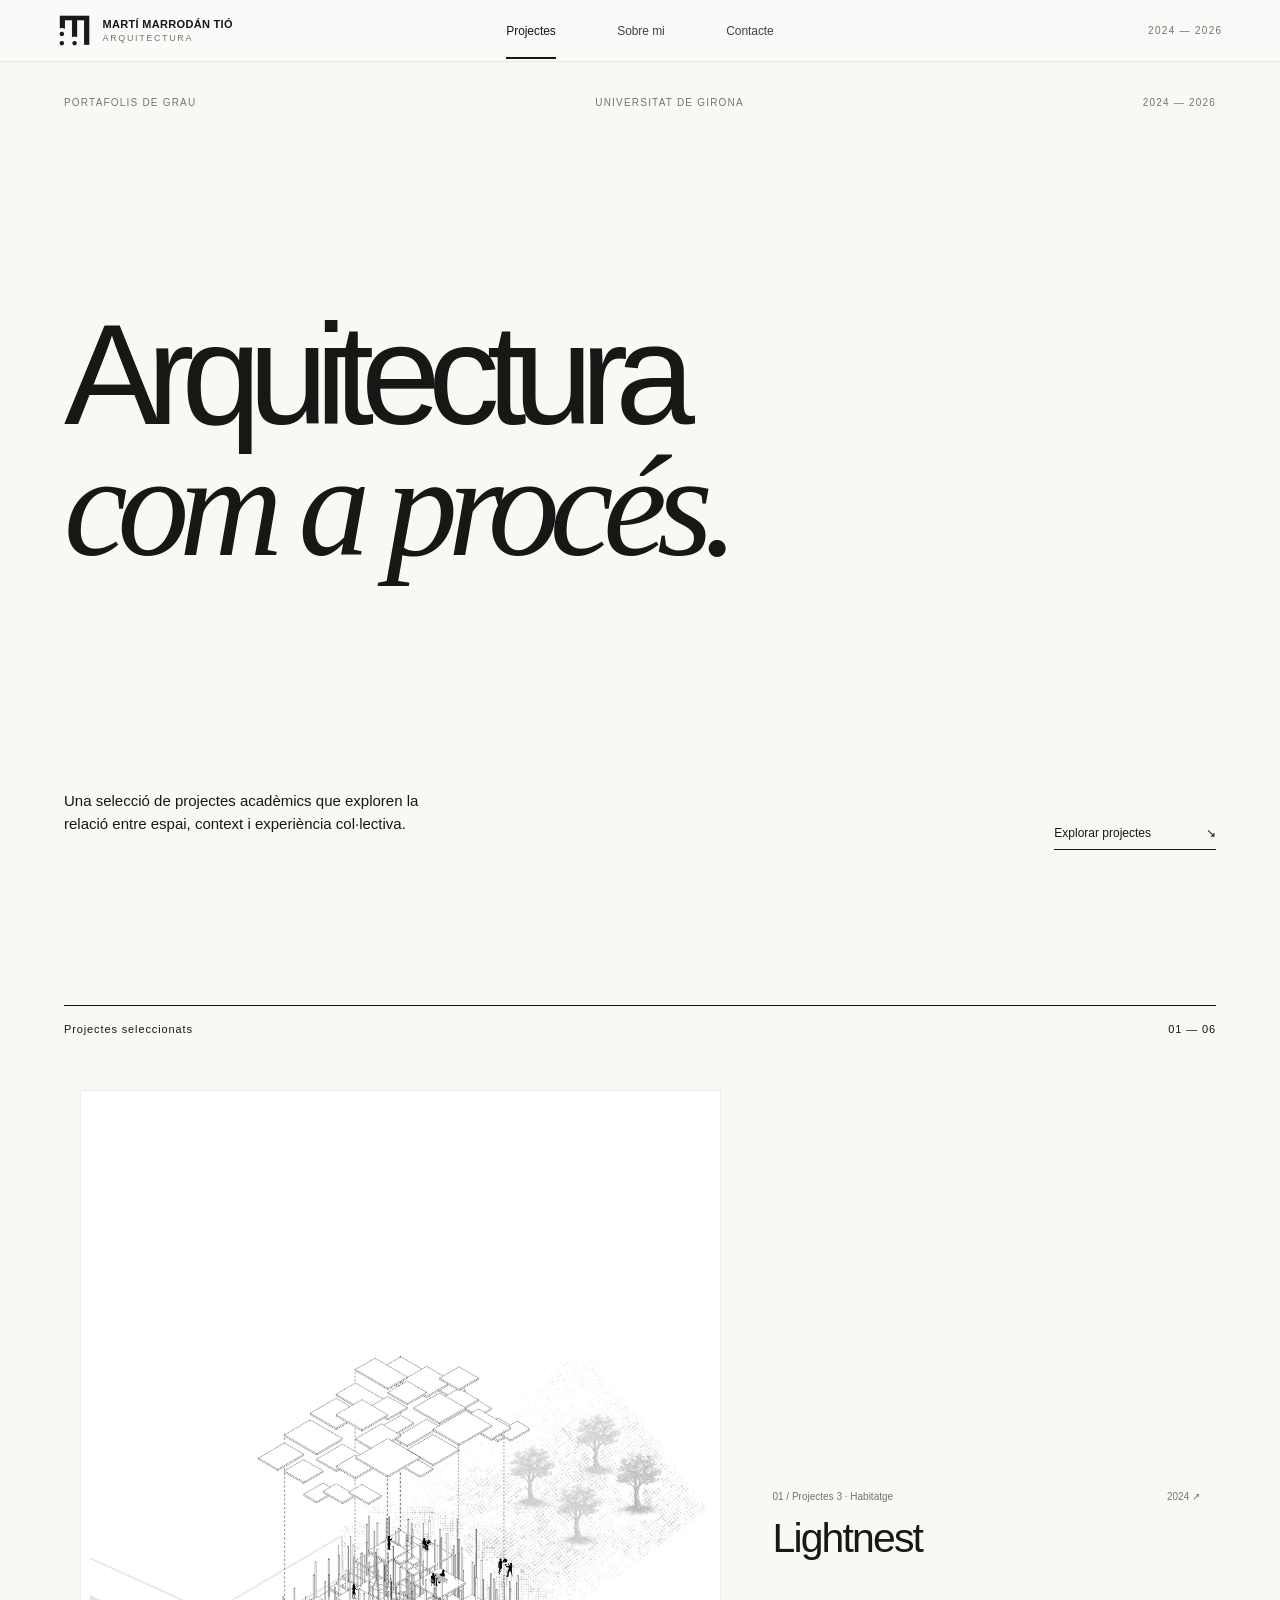
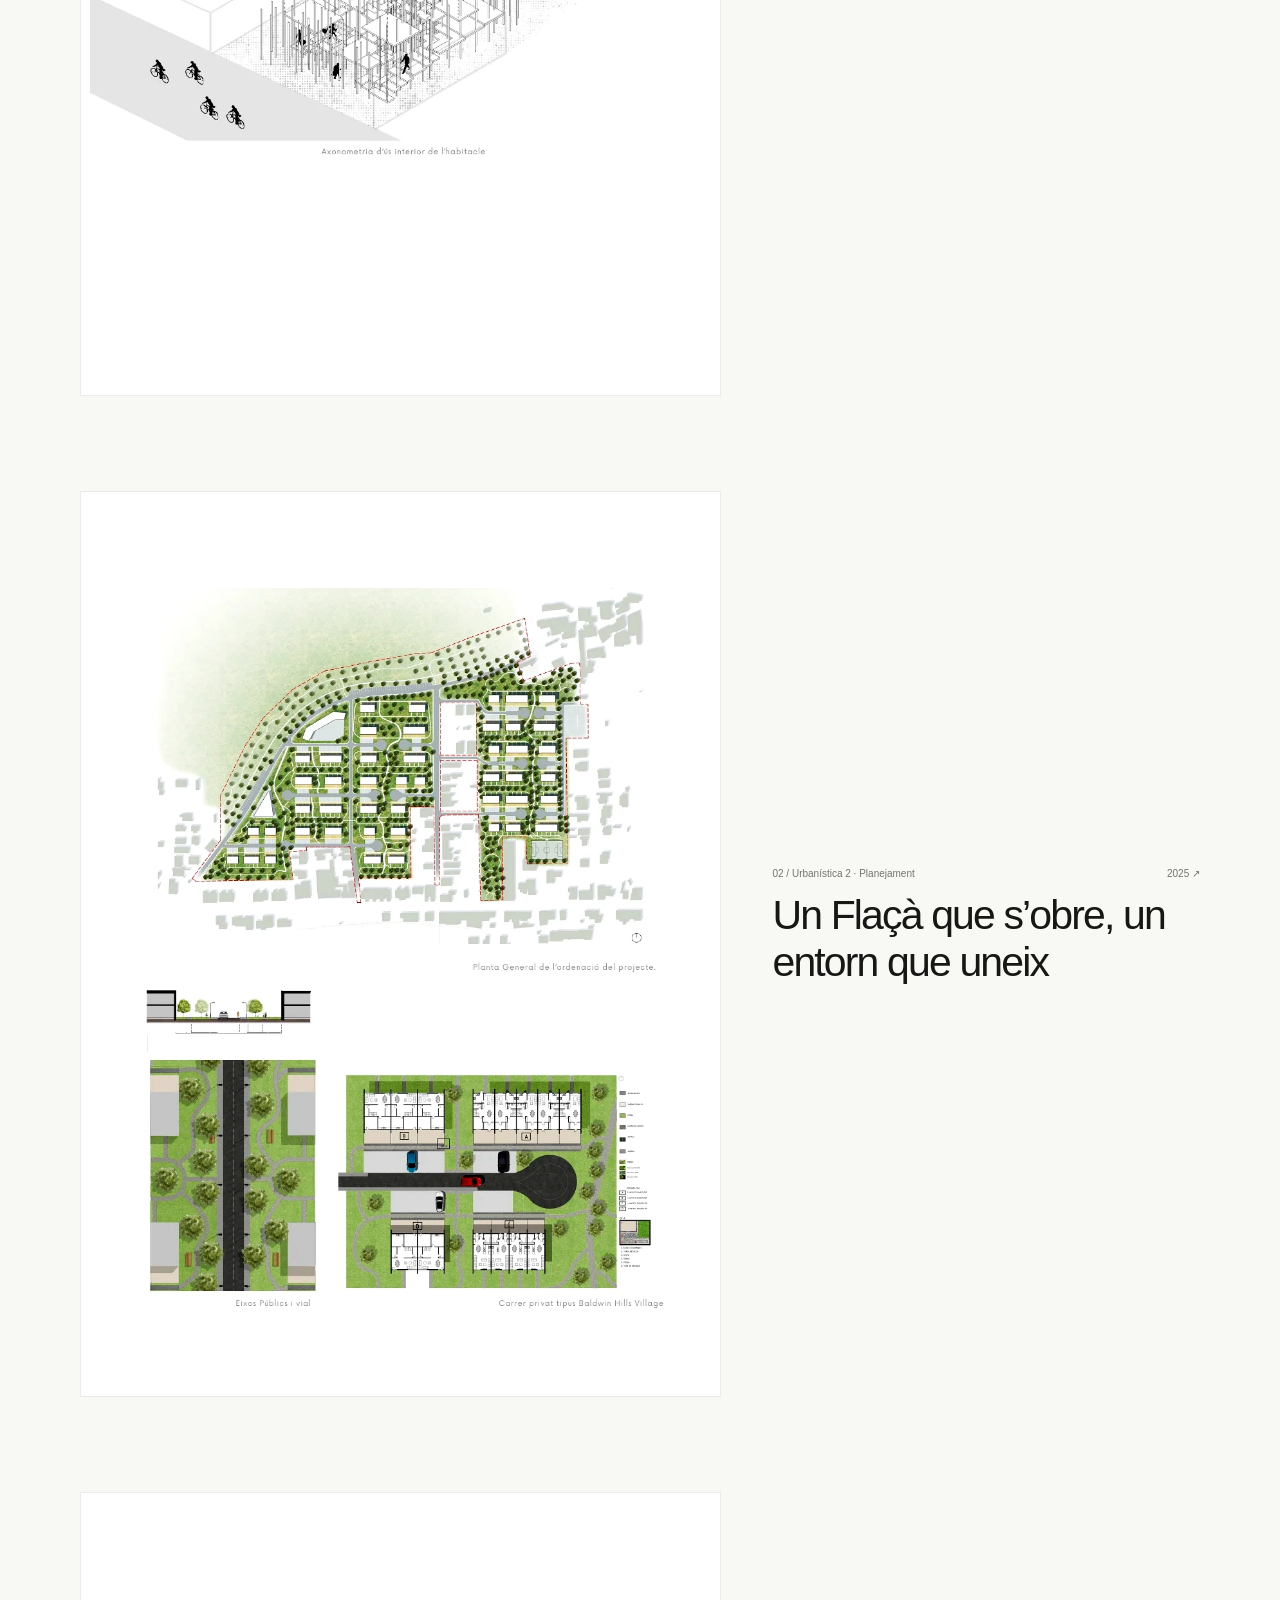
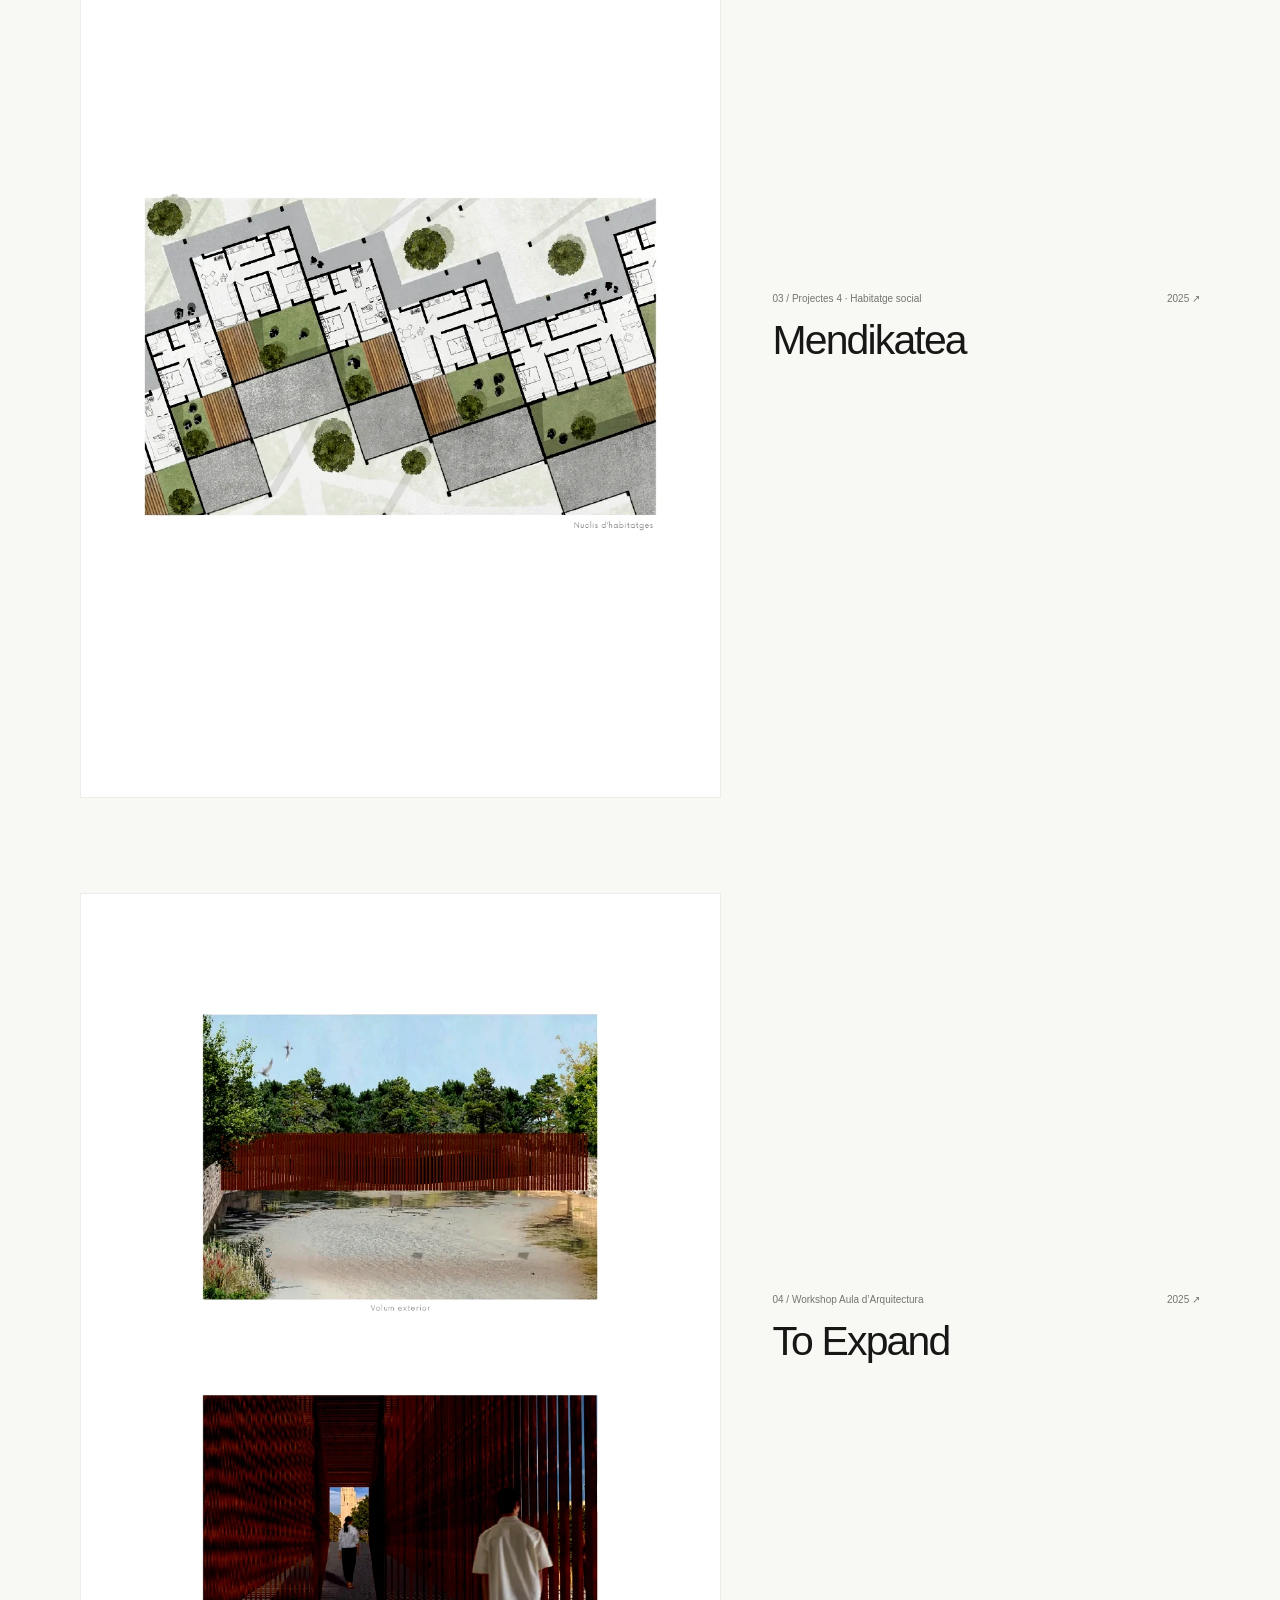
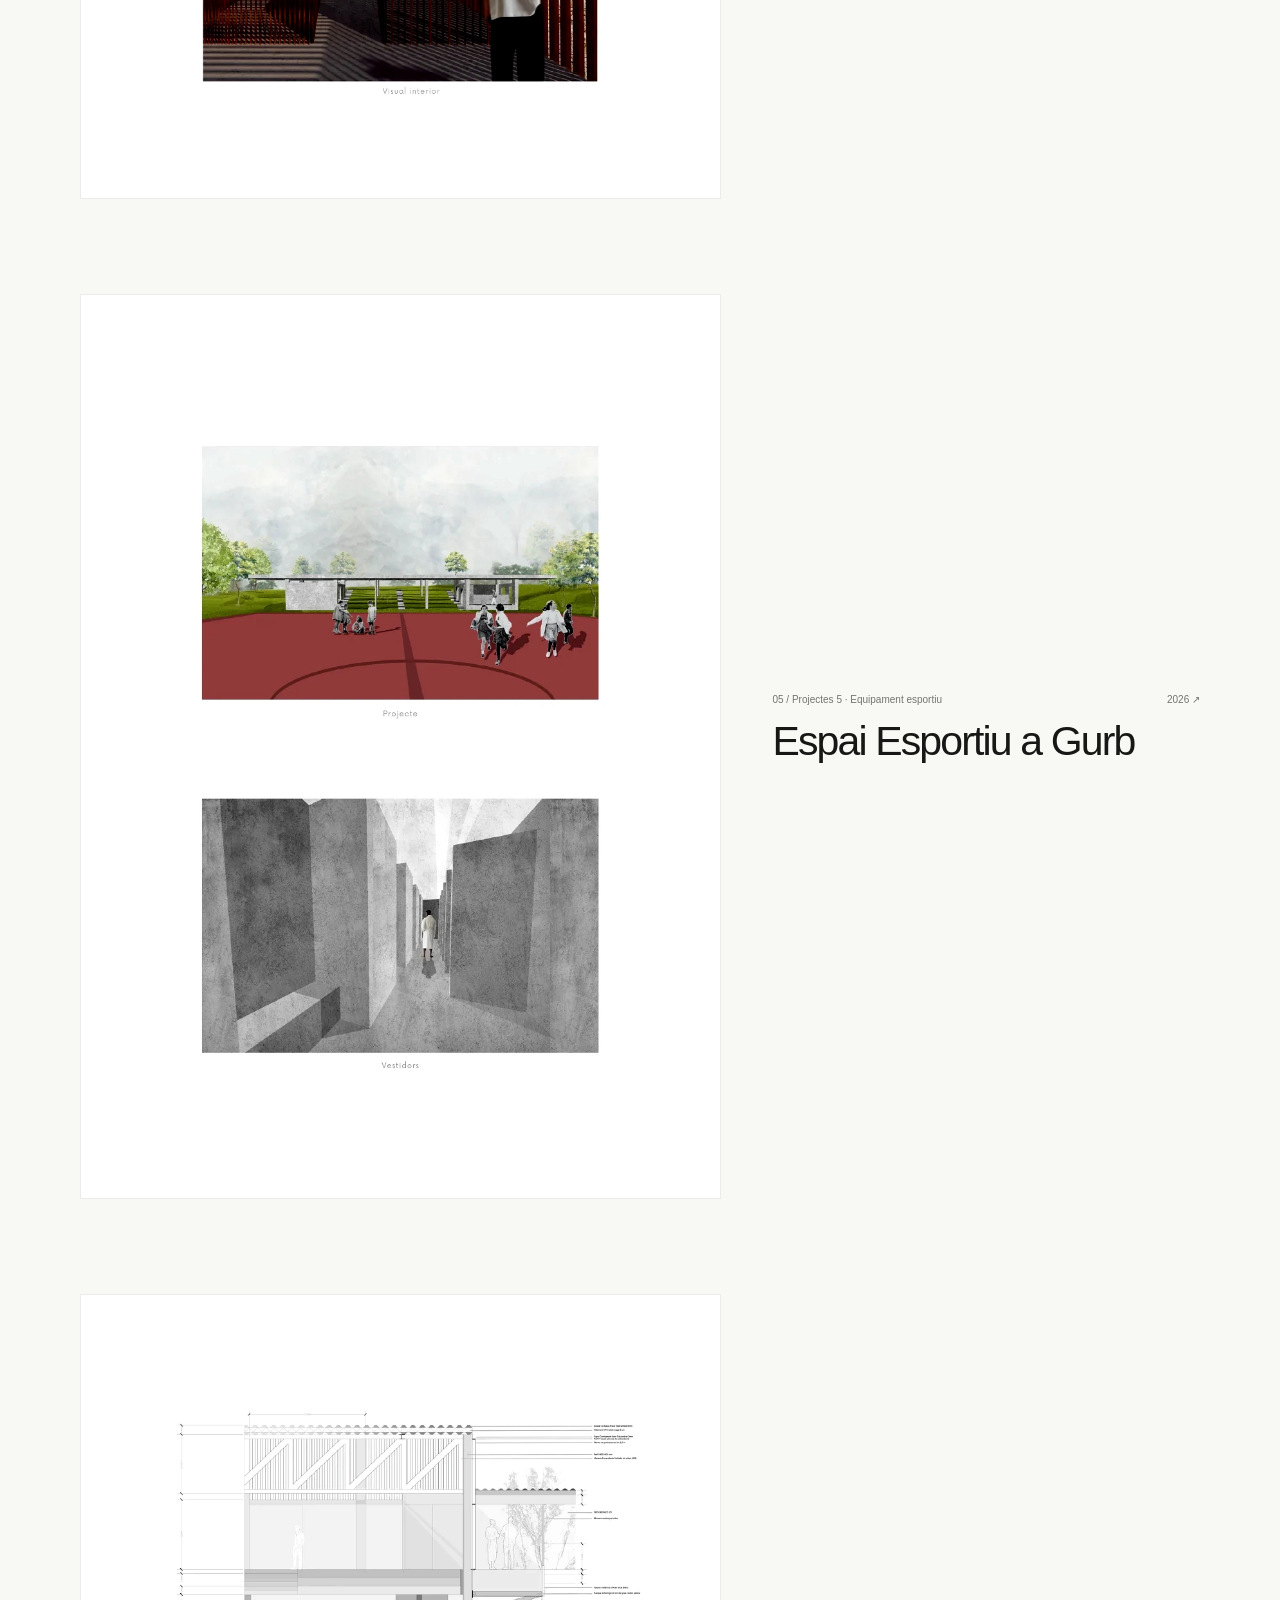
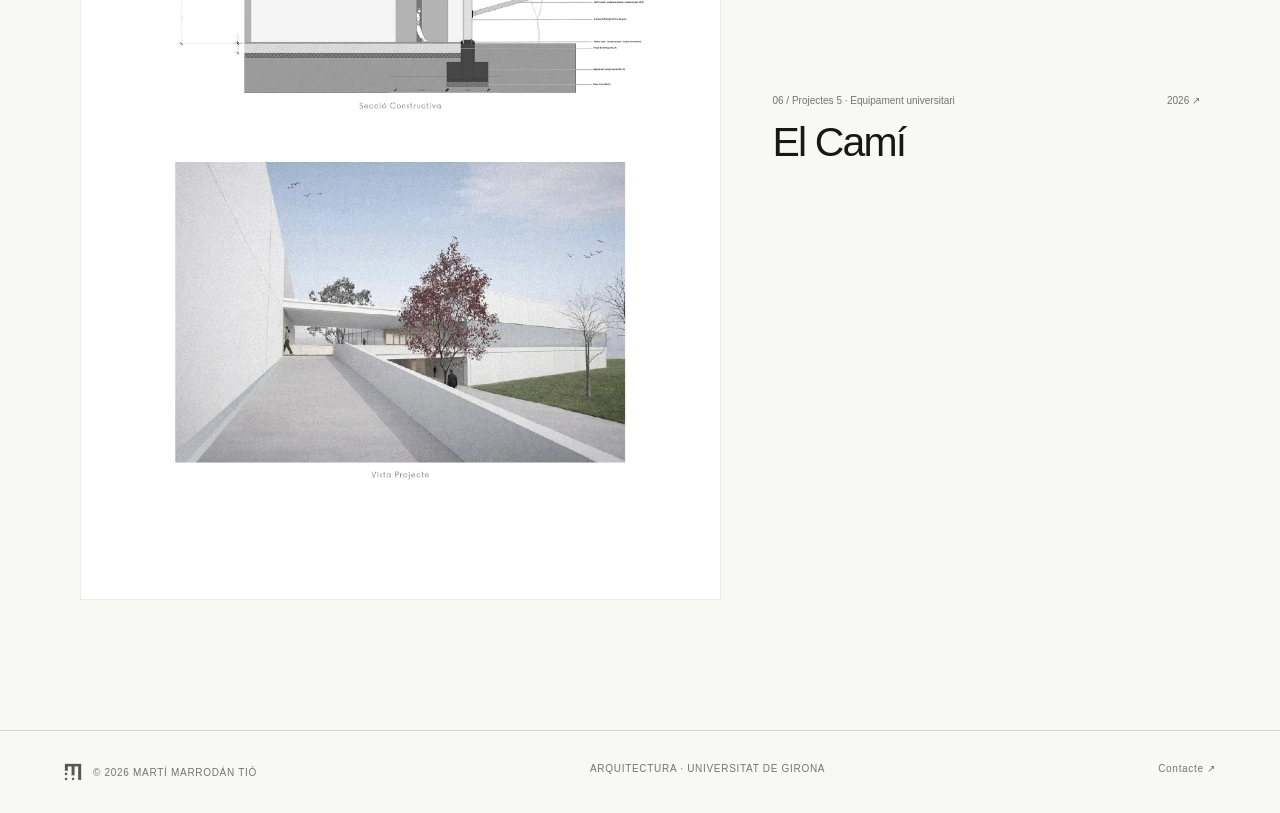
<file: index.html>
<!DOCTYPE html>

<html lang="ca">
<head>
<meta charset="utf-8"/>
<meta content="width=device-width, initial-scale=1" name="viewport"/>
<meta content="Portafolis d'arquitectura de Martí Marrodán Tió. Projectes acadèmics, dibuix i recerca espacial." name="description"/>
<title>Martí Marrodán Tió — Arquitectura</title>
<link href="styles.css?v=4" rel="stylesheet"/>
<link href="favicon.png" rel="icon" type="image/png"/><link href="apple-touch-icon.png" rel="apple-touch-icon"/></head>
<body>
<header class="site-header">
<div class="header-inner">
<a aria-label="Martí Marrodán Tió — Inici" class="brand" href="index.html#inici">
<img alt="" class="brand-logo" height="36" src="logo-marti.png" width="36"/>
<span class="brand-name">MARTÍ MARRODÁN TIÓ<small>ARQUITECTURA</small></span>
</a>
<nav aria-label="Navegació principal" id="primary-navigation">
<a class="active" href="index.html#projectes">Projectes</a>
<a href="sobre-mi.html">Sobre mi</a>
<a href="contacte.html">Contacte</a>
</nav>
<div class="header-right">
<span class="header-period">2024 — 2026</span>
<button aria-controls="primary-navigation" aria-expanded="false" aria-label="Obrir menú de navegació" class="menu" id="menu" type="button">Menú +</button>
</div>
</div>
</header>
<main id="inici">
<section class="hero">
<div class="hero-kicker"><span>PORTAFOLIS DE GRAU</span><span>UNIVERSITAT DE GIRONA</span><span>2024 — 2026</span></div>
<h1>Arquitectura<br/><em>com a procés.</em></h1>
<div class="hero-bottom">
<p>Una selecció de projectes acadèmics que exploren la relació entre espai, context i experiència col·lectiva.</p>
<a class="arrow-link" href="#projectes">Explorar projectes <span>↘</span></a>
</div>
</section>
<section class="projects" id="projectes">
<div class="section-title"><h2>Projectes seleccionats</h2><span>01 — 06</span></div>
<div class="project-grid" id="project-grid"></div>
</section>
</main>
<footer>
<span class="footer-identity"><img alt="" class="footer-logo" height="20" src="logo-marti.png" width="20"/><span>© <span id="year"></span> MARTÍ MARRODÁN TIÓ</span></span>
<span>ARQUITECTURA · UNIVERSITAT DE GIRONA</span>
<a href="contacte.html">Contacte ↗</a>
</footer>
<dialog id="detail">
<div class="detail-shell">
<div class="detail-top">
<a class="wordmark" href="index.html#projectes" id="back-home"><img alt="" class="detail-logo" height="28" src="logo-marti.png" width="28"/>MARTÍ MARRODÁN TIÓ<span>PROJECTE / DETALL</span></a>
<button aria-label="Tancar projecte" class="close" id="close">Tancar ×</button>
</div>
<div id="detail-content"></div>
<div class="detail-bottom">
<button id="prev">← Anterior</button><span>PROJECTES / 2024—2026</span><button id="next">Següent →</button>
</div>
</div>
</dialog>
<script src="script.js?v=4"></script>
</body>
</html>
</file>
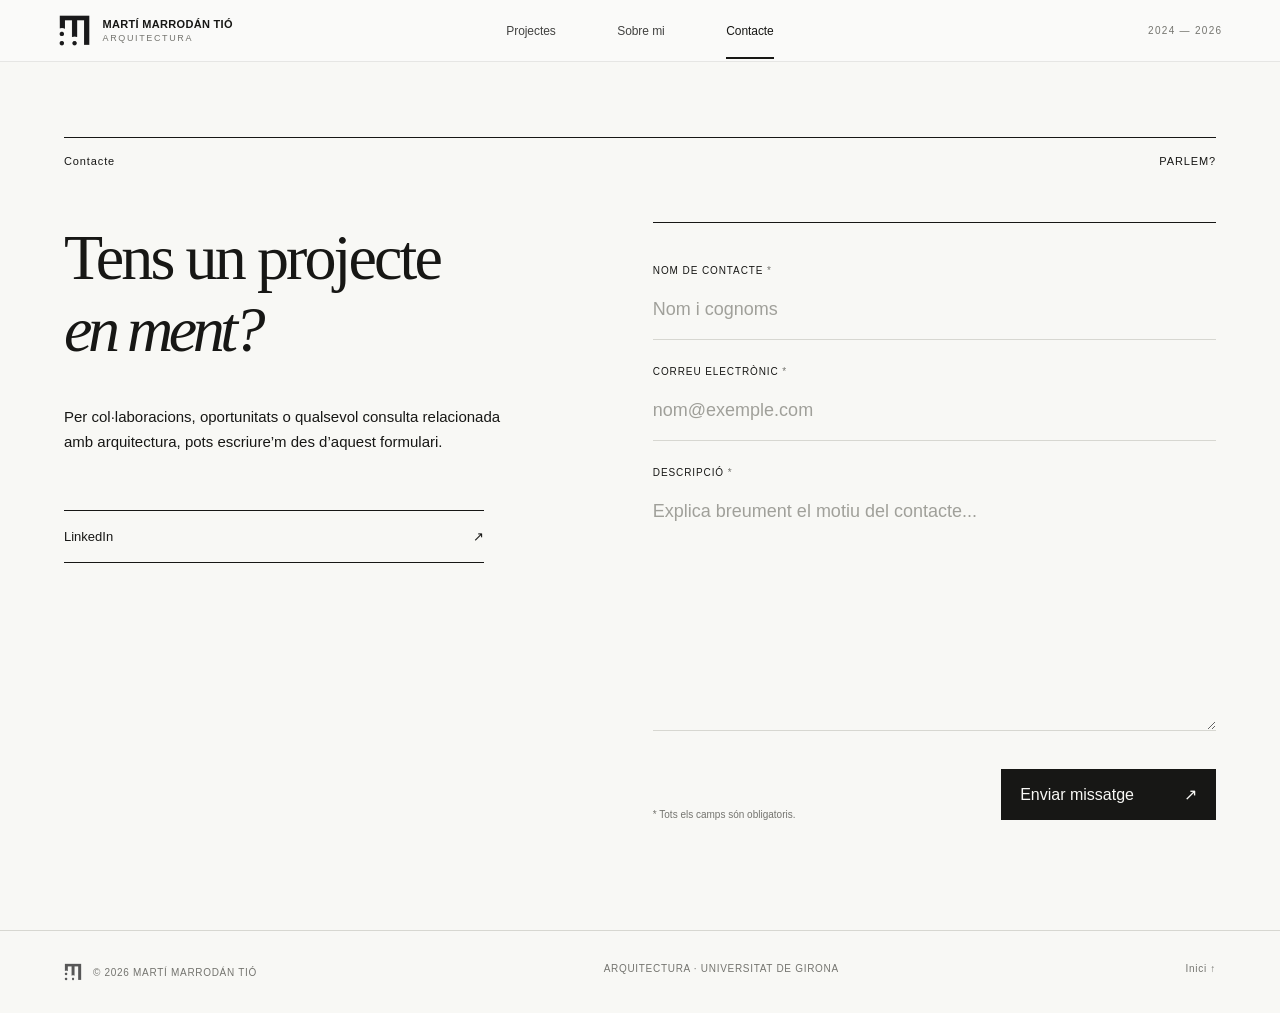
<file: contacte.html>
<!DOCTYPE html>

<html lang="ca">
<head>
<meta charset="utf-8"/>
<meta content="width=device-width, initial-scale=1" name="viewport"/>
<meta content="Contacte amb Martí Marrodán Tió. Arquitectura i col·laboracions." name="description"/>
<title>Contacte — Martí Marrodán Tió</title>
<link href="styles.css?v=4" rel="stylesheet"/>
<link href="favicon.png" rel="icon" type="image/png"/><link href="apple-touch-icon.png" rel="apple-touch-icon"/></head>
<body class="standalone-page">
<header class="site-header">
<div class="header-inner">
<a aria-label="Martí Marrodán Tió — Inici" class="brand" href="index.html#inici">
<img alt="" class="brand-logo" height="36" src="logo-marti.png" width="36"/>
<span class="brand-name">MARTÍ MARRODÁN TIÓ<small>ARQUITECTURA</small></span>
</a>
<nav aria-label="Navegació principal" id="primary-navigation">
<a href="index.html#projectes">Projectes</a>
<a href="sobre-mi.html">Sobre mi</a>
<a class="active" href="contacte.html">Contacte</a>
</nav>
<div class="header-right">
<span class="header-period">2024 — 2026</span>
<button aria-controls="primary-navigation" aria-expanded="false" aria-label="Obrir menú de navegació" class="menu" id="menu" type="button">Menú +</button>
</div>
</div>
</header>
<main class="page-main">
<section class="single-page-section contact-page">
<div class="section-title"><h1 class="section-small-title">Contacte</h1><span>PARLEM?</span></div>
<div class="contact-layout">
<div class="contact-intro">
<p class="contact-heading">Tens un projecte<br/><em>en ment?</em></p>
<p class="contact-lead">Per col·laboracions, oportunitats o qualsevol consulta relacionada amb arquitectura, pots escriure’m des d’aquest formulari.</p>
<a class="linkedin-link" href="https://www.linkedin.com/in/martimarrodantio/" rel="noopener noreferrer" target="_blank">LinkedIn <span>↗</span></a>
</div>
<form action="https://formsubmit.co/mmarrodantio@gmail.com" class="contact-form" method="POST">
<input name="_subject" type="hidden" value="Nou contacte des del portafolis de Martí Marrodán Tió"/>
<input name="_template" type="hidden" value="table"/>
<input name="_next" type="hidden" value="https://martimarrodantio.github.io/Portfolio-arch/gracies.html"/>
<input aria-hidden="true" autocomplete="off" class="honeypot" name="_honey" tabindex="-1" type="text"/>
<label for="nom">Nom de contacte <span>*</span></label>
<input autocomplete="name" id="nom" maxlength="100" minlength="2" name="Nom" placeholder="Nom i cognoms" required="" type="text"/>
<label for="email">Correu electrònic <span>*</span></label>
<input autocomplete="email" id="email" maxlength="160" name="email" placeholder="nom@exemple.com" required="" type="email"/>
<label for="descripcio">Descripció <span>*</span></label>
<textarea id="descripcio" maxlength="3000" minlength="10" name="Descripció" placeholder="Explica breument el motiu del contacte..." required="" rows="8"></textarea>
<div class="form-bottom">
<p>* Tots els camps són obligatoris.</p>
<button class="submit-button" type="submit">Enviar missatge <span>↗</span></button>
</div>
</form>
</div>
</section>
</main>
<footer>
<span class="footer-identity"><img alt="" class="footer-logo" height="20" src="logo-marti.png" width="20"/><span>© <span id="year"></span> MARTÍ MARRODÁN TIÓ</span></span>
<span>ARQUITECTURA · UNIVERSITAT DE GIRONA</span>
<a href="index.html">Inici ↑</a>
</footer>
<script src="script.js?v=4"></script>
</body>
</html>
</file>
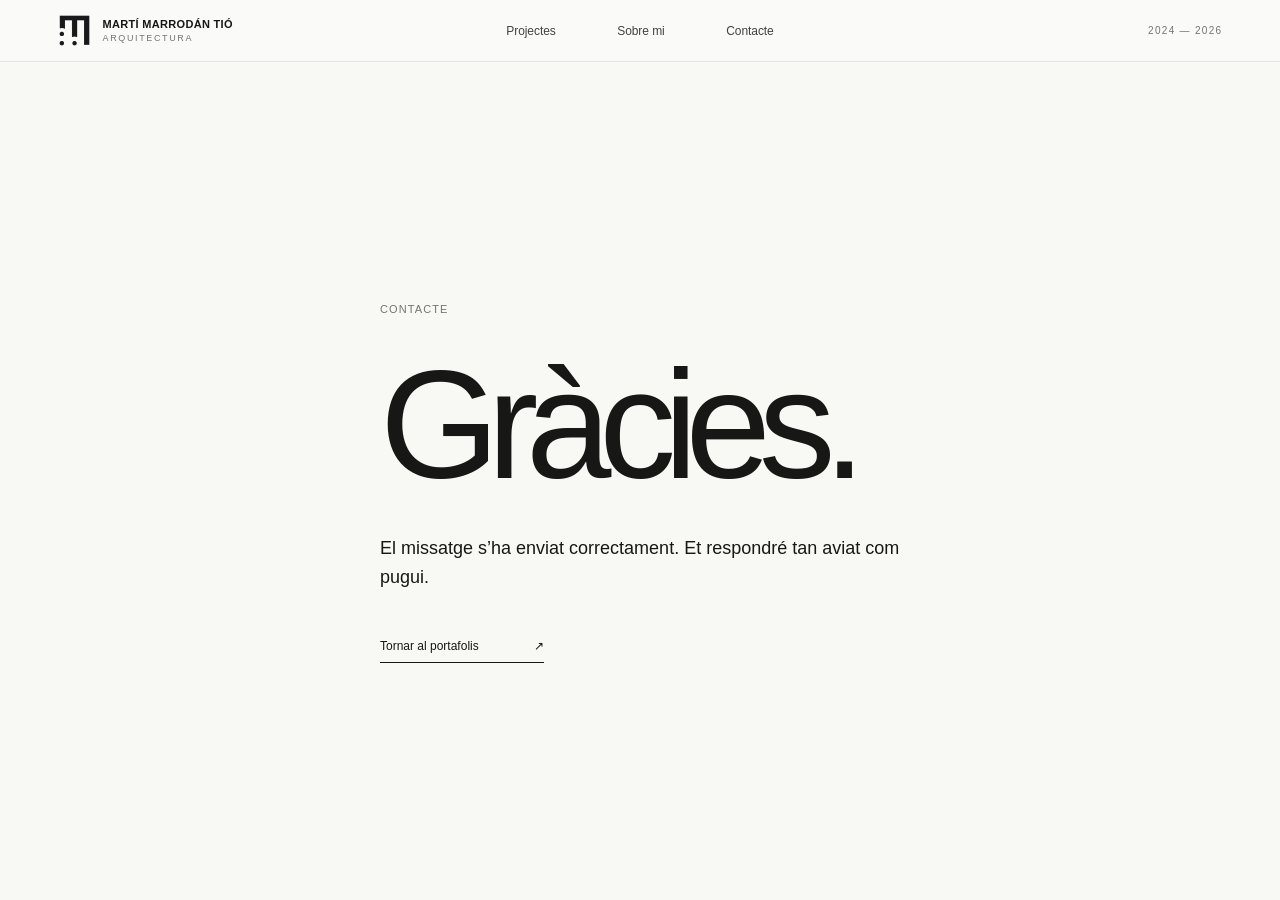
<file: gracies.html>
<!DOCTYPE html>

<html lang="ca">
<head>
<meta charset="utf-8"/>
<meta content="width=device-width, initial-scale=1" name="viewport"/>
<meta content="noindex" name="robots"/>
<title>Missatge enviat — Martí Marrodán Tió</title>
<link href="styles.css?v=4" rel="stylesheet"/>
<link href="favicon.png" rel="icon" type="image/png"/><link href="apple-touch-icon.png" rel="apple-touch-icon"/></head>
<body class="standalone-page">
<header class="site-header">
<div class="header-inner">
<a aria-label="Martí Marrodán Tió — Inici" class="brand" href="index.html#inici">
<img alt="" class="brand-logo" height="36" src="logo-marti.png" width="36"/>
<span class="brand-name">MARTÍ MARRODÁN TIÓ<small>ARQUITECTURA</small></span>
</a>
<nav aria-label="Navegació principal" id="primary-navigation">
<a href="index.html#projectes">Projectes</a>
<a href="sobre-mi.html">Sobre mi</a>
<a href="contacte.html">Contacte</a>
</nav>
<div class="header-right">
<span class="header-period">2024 — 2026</span>
<button aria-controls="primary-navigation" aria-expanded="false" aria-label="Obrir menú de navegació" class="menu" id="menu" type="button">Menú +</button>
</div>
</div>
</header>
<main class="thanks-main"><div><span class="eyebrow">CONTACTE</span><h1>Gràcies.</h1><p>El missatge s’ha enviat correctament. Et respondré tan aviat com pugui.</p><a class="arrow-link" href="index.html">Tornar al portafolis <span>↗</span></a></div></main>
<script src="script.js?v=4"></script>
</body>
</html>
</file>
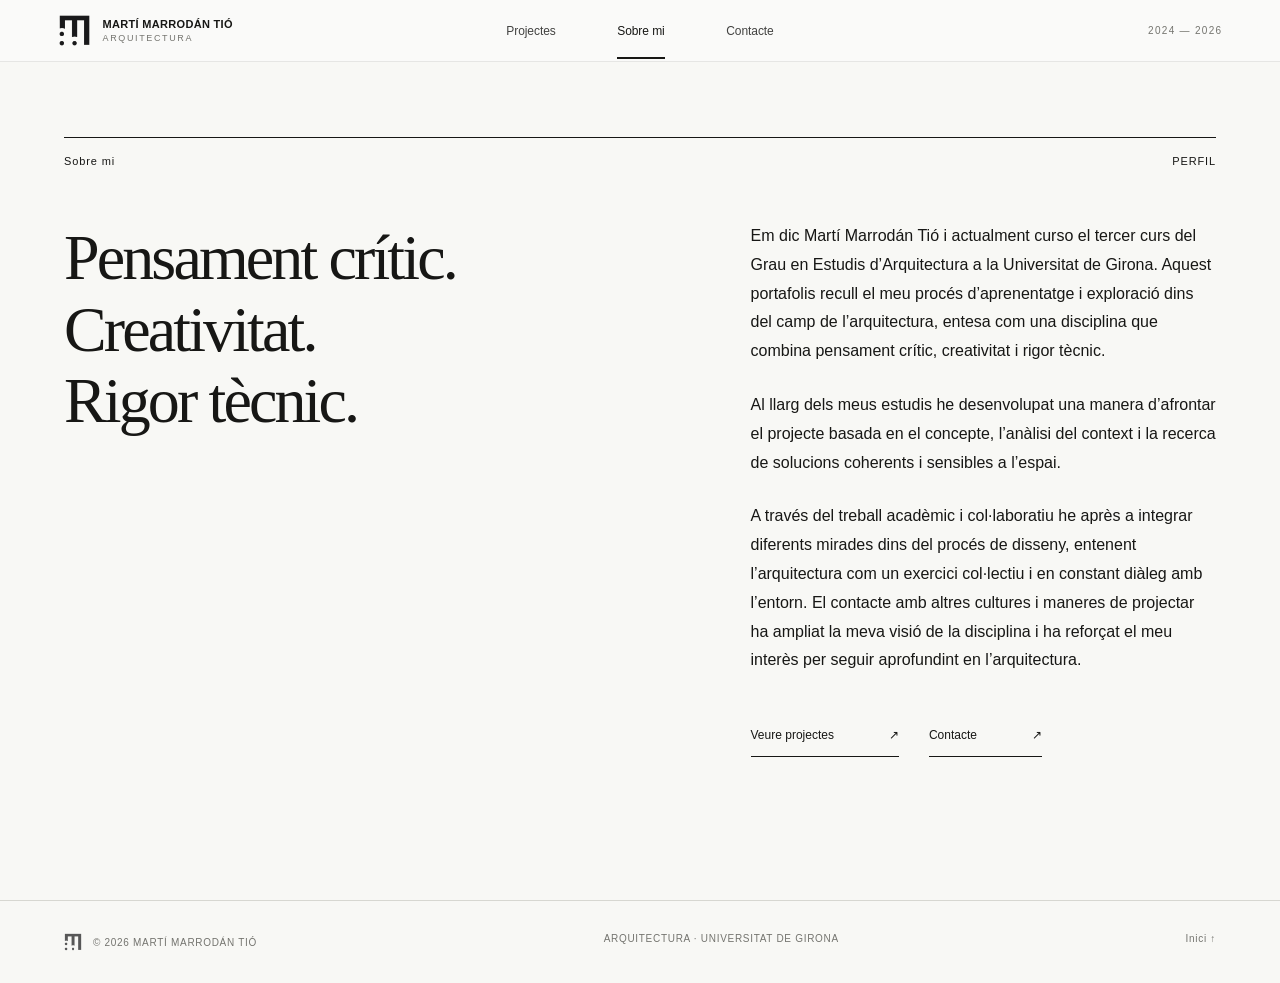
<file: sobre-mi.html>
<!DOCTYPE html>

<html lang="ca">
<head>
<meta charset="utf-8"/>
<meta content="width=device-width, initial-scale=1" name="viewport"/>
<meta content="Sobre Martí Marrodán Tió, estudiant d'arquitectura a la Universitat de Girona." name="description"/>
<title>Sobre mi — Martí Marrodán Tió</title>
<link href="styles.css?v=4" rel="stylesheet"/>
<link href="favicon.png" rel="icon" type="image/png"/><link href="apple-touch-icon.png" rel="apple-touch-icon"/></head>
<body class="standalone-page">
<header class="site-header">
<div class="header-inner">
<a aria-label="Martí Marrodán Tió — Inici" class="brand" href="index.html#inici">
<img alt="" class="brand-logo" height="36" src="logo-marti.png" width="36"/>
<span class="brand-name">MARTÍ MARRODÁN TIÓ<small>ARQUITECTURA</small></span>
</a>
<nav aria-label="Navegació principal" id="primary-navigation">
<a href="index.html#projectes">Projectes</a>
<a class="active" href="sobre-mi.html">Sobre mi</a>
<a href="contacte.html">Contacte</a>
</nav>
<div class="header-right">
<span class="header-period">2024 — 2026</span>
<button aria-controls="primary-navigation" aria-expanded="false" aria-label="Obrir menú de navegació" class="menu" id="menu" type="button">Menú +</button>
</div>
</div>
</header>
<main class="page-main">
<section class="single-page-section about-page">
<div class="section-title"><h1 class="section-small-title">Sobre mi</h1><span>PERFIL</span></div>
<div class="about-layout">
<p class="about-heading">Pensament crític.<br/>Creativitat.<br/>Rigor tècnic.</p>
<div class="about-copy">
<p>Em dic Martí Marrodán Tió i actualment curso el tercer curs del Grau en Estudis d’Arquitectura a la Universitat de Girona. Aquest portafolis recull el meu procés d’aprenentatge i exploració dins del camp de l’arquitectura, entesa com una disciplina que combina pensament crític, creativitat i rigor tècnic.</p>
<p>Al llarg dels meus estudis he desenvolupat una manera d’afrontar el projecte basada en el concepte, l’anàlisi del context i la recerca de solucions coherents i sensibles a l’espai.</p>
<p>A través del treball acadèmic i col·laboratiu he après a integrar diferents mirades dins del procés de disseny, entenent l’arquitectura com un exercici col·lectiu i en constant diàleg amb l’entorn. El contacte amb altres cultures i maneres de projectar ha ampliat la meva visió de la disciplina i ha reforçat el meu interès per seguir aprofundint en l’arquitectura.</p>
<div class="page-actions"><a class="arrow-link" href="index.html#projectes">Veure projectes <span>↗</span></a><a class="arrow-link" href="contacte.html">Contacte <span>↗</span></a></div>
</div>
</div>
</section>
</main>
<footer>
<span class="footer-identity"><img alt="" class="footer-logo" height="20" src="logo-marti.png" width="20"/><span>© <span id="year"></span> MARTÍ MARRODÁN TIÓ</span></span>
<span>ARQUITECTURA · UNIVERSITAT DE GIRONA</span>
<a href="index.html">Inici ↑</a>
</footer>
<script src="script.js?v=4"></script>
</body>
</html>
</file>
<file: styles.css>
:root{--ink:#171715;--paper:#f8f8f5;--line:#d7d7d1;--muted:#74746f;--panel:#efefe9}*{box-sizing:border-box}html{scroll-behavior:smooth}body{margin:0;background:var(--paper);color:var(--ink);font-family:Arial,Helvetica,sans-serif;-webkit-font-smoothing:antialiased}a{color:inherit;text-decoration:none}button,input,textarea{font:inherit}button{cursor:pointer}img{max-width:100%;display:block}.site-header{height:95px;padding:24px 5vw;display:flex;justify-content:space-between;align-items:flex-start;border-bottom:1px solid var(--line);background:rgba(248,248,245,.96);position:sticky;top:0;z-index:20;backdrop-filter:blur(10px)}.wordmark{font-size:13px;font-weight:700;letter-spacing:-.02em;line-height:1.5}.wordmark span{display:block;color:var(--muted);font-size:9px;font-weight:400;letter-spacing:.13em}.site-header nav{display:flex;gap:36px;font-size:12px}.site-header nav a:hover,.site-header nav a.active{opacity:.45}.menu{display:none}.hero{min-height:calc(100svh - 95px);padding:35px 5vw 50px;display:flex;flex-direction:column;justify-content:space-between}.hero-kicker{display:flex;justify-content:space-between;font-size:10px;letter-spacing:.12em;color:var(--muted)}.hero h1{font-size:clamp(70px,11.2vw,190px);font-weight:400;letter-spacing:-.09em;line-height:.91;margin:100px 0}.hero h1 em,.contact-heading em{font-family:Georgia,serif;font-weight:400;letter-spacing:-.07em}.hero-bottom{display:flex;justify-content:space-between;align-items:end}.hero-bottom p{max-width:380px;font-size:15px;line-height:1.55}.arrow-link{font-size:12px;border-bottom:1px solid var(--ink);padding-bottom:9px;display:inline-flex;gap:55px;align-items:center}.projects{padding:105px 5vw 130px}.section-title{display:flex;justify-content:space-between;border-top:1px solid var(--ink);padding:17px 0 55px;font-size:11px;letter-spacing:.08em}.section-title h2,.section-small-title{font-size:11px;font-weight:400;margin:0;letter-spacing:.08em}.project-grid{display:grid;grid-template-columns:1fr 1fr;column-gap:28px;row-gap:95px;align-items:start}.project-card{border:0;background:transparent;padding:0;text-align:left;color:inherit;width:100%}.project-card:nth-child(even){transform:translateY(95px)}.image-wrap{width:100%;background:var(--panel);display:flex;align-items:center;justify-content:center;overflow:hidden}.image-wrap img{width:100%;height:auto;object-fit:contain;object-position:center;transition:opacity .25s ease}.project-card:hover .image-wrap img{opacity:.78}.card-meta{display:flex;justify-content:space-between;gap:12px;margin-top:15px;font-size:10px;color:var(--muted)}.card-title{font-size:clamp(22px,2.4vw,37px);font-weight:400;letter-spacing:-.045em;margin:12px 0 0}.page-main{min-height:calc(100svh - 95px)}.single-page-section{padding:75px 5vw 110px;min-height:calc(100svh - 95px)}.about-layout{display:grid;grid-template-columns:1.2fr 1fr;gap:10vw;align-items:start}.about-heading,.contact-heading{font-family:Georgia,serif;font-size:clamp(42px,5vw,80px);line-height:1.12;letter-spacing:-.045em;margin:0}.about-copy{max-width:590px;font-size:16px;line-height:1.8}.about-copy p{margin:0 0 25px}.page-actions{display:flex;gap:30px;flex-wrap:wrap;margin-top:50px}.contact-layout{display:grid;grid-template-columns:.9fr 1.1fr;gap:10vw;align-items:start}.contact-lead{max-width:480px;font-size:15px;line-height:1.65;margin:40px 0 55px}.linkedin-link{display:inline-flex;justify-content:space-between;gap:80px;border-top:1px solid var(--ink);border-bottom:1px solid var(--ink);padding:18px 0;width:min(100%,420px);font-size:13px}.contact-form{width:100%;border-top:1px solid var(--ink);padding-top:16px}.contact-form label{display:block;font-size:10px;letter-spacing:.09em;text-transform:uppercase;margin:26px 0 10px}.contact-form label span{color:var(--muted)}.contact-form input,.contact-form textarea{display:block;width:100%;border:0;border-bottom:1px solid var(--line);border-radius:0;background:transparent;color:var(--ink);padding:10px 0 16px;outline:none;font-size:18px;line-height:1.5}.contact-form textarea{resize:vertical;min-height:180px}.contact-form input:focus,.contact-form textarea:focus{border-color:var(--ink)}.contact-form input::placeholder,.contact-form textarea::placeholder{color:#a0a09a}.honeypot{position:absolute!important;left:-9999px!important;width:1px!important;height:1px!important;overflow:hidden!important}.form-bottom{display:flex;justify-content:space-between;align-items:end;gap:25px;margin-top:38px}.form-bottom p{font-size:10px;color:var(--muted);margin:0}.submit-button{border:1px solid var(--ink);background:var(--ink);color:var(--paper);padding:15px 18px;display:flex;gap:50px;align-items:center}.submit-button:hover{background:transparent;color:var(--ink)}footer{border-top:1px solid var(--line);padding:32px 5vw;display:flex;justify-content:space-between;gap:20px;color:var(--muted);font-size:10px;letter-spacing:.07em}dialog{position:fixed;inset:0;width:100%;height:100%;max-width:none;max-height:none;border:0;padding:0;background:var(--paper);color:var(--ink);overflow-y:auto}dialog::backdrop{background:#171715}.detail-shell{padding:0 5vw}.detail-top{height:95px;display:flex;align-items:center;justify-content:space-between;border-bottom:1px solid var(--line)}.close,.detail-bottom button{background:none;border:0;font-size:12px}.detail-intro{padding:85px 0 65px}.detail-index,.eyebrow{font-size:11px;color:var(--muted);letter-spacing:.1em}.detail-intro h2{font-size:clamp(52px,8vw,130px);line-height:1;letter-spacing:-.075em;font-weight:400;margin:25px 0 35px;max-width:1200px}.detail-info{display:flex;gap:55px;font-size:12px;color:var(--muted);flex-wrap:wrap}.detail-description{display:grid;grid-template-columns:1fr 1fr;gap:8vw;margin:55px 0 90px}.detail-description p{grid-column:2;max-width:620px;font-size:17px;line-height:1.75;margin:0;white-space:pre-line}.detail-gallery{display:flex;flex-direction:column;align-items:center;gap:55px}.detail-gallery figure{width:min(100%,900px);margin:0;background:transparent}.detail-gallery img{width:100%;height:auto;object-fit:contain;object-position:center}.detail-bottom{display:flex;justify-content:space-between;align-items:center;border-top:1px solid var(--line);padding:35px 0;margin-top:90px;font-size:10px;color:var(--muted)}body.modal-open{overflow:hidden}.thanks-main{min-height:calc(100svh - 95px);display:grid;place-items:center;padding:8vw}.thanks-main>div{max-width:680px}.thanks-main h1{font-size:clamp(70px,12vw,180px);font-weight:400;letter-spacing:-.08em;margin:20px 0}.thanks-main p{font-size:18px;line-height:1.6;max-width:520px;margin-bottom:45px}
@media(max-width:700px){.site-header{height:76px}.site-header nav{display:none;position:absolute;top:75px;left:0;right:0;background:var(--paper);padding:25px 5vw;border-bottom:1px solid var(--line);flex-direction:column;gap:22px}.site-header nav.open{display:flex}.menu{display:block;border:0;background:none;font-size:12px}.hero{min-height:75svh}.hero-kicker span:nth-child(2){display:none}.hero h1{font-size:clamp(58px,13vw,95px);margin:65px 0}.hero-bottom{align-items:start;flex-direction:column;gap:35px}.projects,.single-page-section{padding:70px 5vw}.project-grid{grid-template-columns:1fr;row-gap:55px}.project-card:nth-child(even){transform:none}.about-layout,.contact-layout{grid-template-columns:1fr;gap:55px}.about-copy{font-size:15px}.contact-heading,.about-heading{font-size:clamp(42px,13vw,68px)}.form-bottom{align-items:stretch;flex-direction:column}.submit-button{justify-content:space-between;width:100%}footer{flex-wrap:wrap}.detail-intro{padding:55px 0 30px}.detail-description{grid-template-columns:1fr;margin:35px 0 50px}.detail-description p{grid-column:1;font-size:15px}.detail-gallery{gap:28px}.detail-bottom span{display:none}}
@media(prefers-reduced-motion:reduce){html{scroll-behavior:auto}*,*:before,*:after{transition:none!important}}


/* PORTADA EDITORIAL: làmines completes i visibles, sense retallar. */
.project-grid{grid-template-columns:minmax(0,1fr);max-width:1120px;margin-inline:auto;row-gap:95px;column-gap:0;}
.project-card,.project-card:nth-child(even){transform:none;display:grid;grid-template-columns:minmax(0,1.2fr) minmax(0,.8fr);grid-template-rows:auto auto;column-gap:clamp(24px,4vw,85px);align-items:center;}
.project-card .image-wrap{grid-column:1;grid-row:1/span 2;display:flex;align-items:center;justify-content:center;min-height:0;height:auto;max-height:none;overflow:visible;background:white;border:1px solid #ecece8;}
.project-card .image-wrap img{display:block;width:100%;height:auto;max-height:none;max-width:100%;aspect-ratio:993/1404;object-fit:contain;transform:none;opacity:1;filter:none;}
.project-card:hover .image-wrap img{transform:none;opacity:1;}
.project-card .card-meta{grid-column:2;grid-row:1;align-self:end;margin:0 0 10px;line-height:1.6;}
.project-card .card-title{grid-column:2;grid-row:2;align-self:start;margin:0 0 35px;font-size:clamp(27px,3.2vw,53px);}
.project-card .asset-error{min-height:200px;object-fit:contain;}
.detail-gallery img{width:100%;height:auto;object-fit:contain;filter:none;}
@media(max-width:750px){
  .project-grid{max-width:none;row-gap:60px;}
  .project-card,.project-card:nth-child(even){display:flex;flex-direction:column;align-items:stretch;gap:0;}
  .project-card .image-wrap{width:100%;}
  .project-card .card-meta{margin-top:15px;margin-bottom:10px;align-self:auto;}
  .project-card .card-title{margin:0;font-size:clamp(26px,6vw,39px);}
}


/* ====== Capçalera minimalista editorial, inspirada en la sobrietat d'Apple ====== */
:root { --header-height: 62px; }
.site-header {
  height: var(--header-height);
  padding: 0 4.5vw;
  border-bottom: 1px solid rgba(23,23,21,.085);
  background: rgba(250,250,249,.93);
  -webkit-backdrop-filter: saturate(165%) blur(16px);
  backdrop-filter: saturate(165%) blur(16px);
  top: 0;
}
.header-inner {
  width: 100%;
  max-width: 1480px;
  height: 100%;
  margin: 0 auto;
  display: grid;
  grid-template-columns: minmax(200px,1fr) auto minmax(200px,1fr);
  align-items: center;
  column-gap: 26px;
}
.brand { display: inline-flex; gap: 12px; align-items:center; justify-self:start; min-width:0; text-decoration:none; }
.brand-logo { width: 33px; height: 33px; object-fit:contain; flex:none; }
.brand-name { display:flex; flex-direction:column; justify-content:center; gap:3px;
  font-size: 11px; font-weight:600; letter-spacing:.028em; white-space:nowrap; line-height:1.15; }
.brand-name small { font-size:9px; font-weight:400; letter-spacing:.18em; color:var(--muted); }
.site-header nav {
  display:flex;
  align-items:center;
  gap:clamp(24px,4.8vw,69px);
  font-size:12px;
  letter-spacing: -.005em;
  white-space:nowrap;
  height:100%;
}
.site-header nav a {
  padding:22px 0 19px;
  border-bottom:2px solid transparent;
  color:#424241;
  transition:color .2s ease, border-color .2s ease, opacity .2s ease;
}
.site-header nav a:hover,.site-header nav a.active { color:var(--ink); opacity:1; border-color:var(--ink); }
.header-right { display:flex; align-items:center; justify-content:flex-end; gap:18px; }
.header-period { font-size:10px; color:var(--muted); letter-spacing:.13em; white-space:nowrap; }
.site-header .menu { display:none; }
.hero { min-height:calc(100svh - var(--header-height)); }
.page-main, .single-page-section, .thanks-main { min-height:calc(100svh - var(--header-height)); }
.detail-top { height:var(--header-height); }
.detail-top .wordmark { display:inline-flex; align-items:center; gap:10px; }
.detail-top .wordmark .detail-logo { width:29px; height:29px; object-fit:contain; }
.footer-identity { display:inline-flex; align-items:center; gap:11px; }
.footer-logo { width:18px; height:18px; object-fit:contain; opacity:.72; }
.site-header a:focus-visible,.site-header button:focus-visible { outline: 2px solid currentColor; outline-offset:5px; }
@media (max-width:900px) {
  .header-inner { grid-template-columns:minmax(150px,1fr) auto; }
  .header-right { grid-column:2; grid-row:1; }
  .header-period { display:none; }
  .site-header nav { position:absolute; top:var(--header-height); left:0; right:0;
    height:auto; display:none; padding:14px 4.5vw 28px; gap:0;
    flex-direction:column; align-items:stretch;
    background:rgba(250,250,249,.99); border-bottom:1px solid var(--line);
    box-shadow:0 24px 32px rgba(20,20,20,.045); }
  .site-header nav.open { display:flex; }
  .site-header nav a { padding:17px 0; border-bottom:1px solid var(--line); font-size:15px; }
  .site-header nav a.active { border-bottom:1px solid var(--ink); }
  .site-header .menu { display:inline-flex; align-items:center; justify-content:center; border:0;
    padding:12px 0 12px 12px; background:none; color:var(--ink); font-size:12px; }
}
@media (max-width:700px) {
  :root { --header-height: 59px; }
  .site-header { height:var(--header-height); padding:0 5vw; }
  .brand { gap:9px; }
  .brand-logo { width:30px; height:30px; }
  .brand-name { font-size:10px; }
  .brand-name small { font-size:8px; }
  .header-inner { grid-template-columns:minmax(0,1fr) auto; }
  .site-header nav { top:var(--header-height); }
}
@media (max-width:360px) { .brand-name small { display:none; } }
</file>
